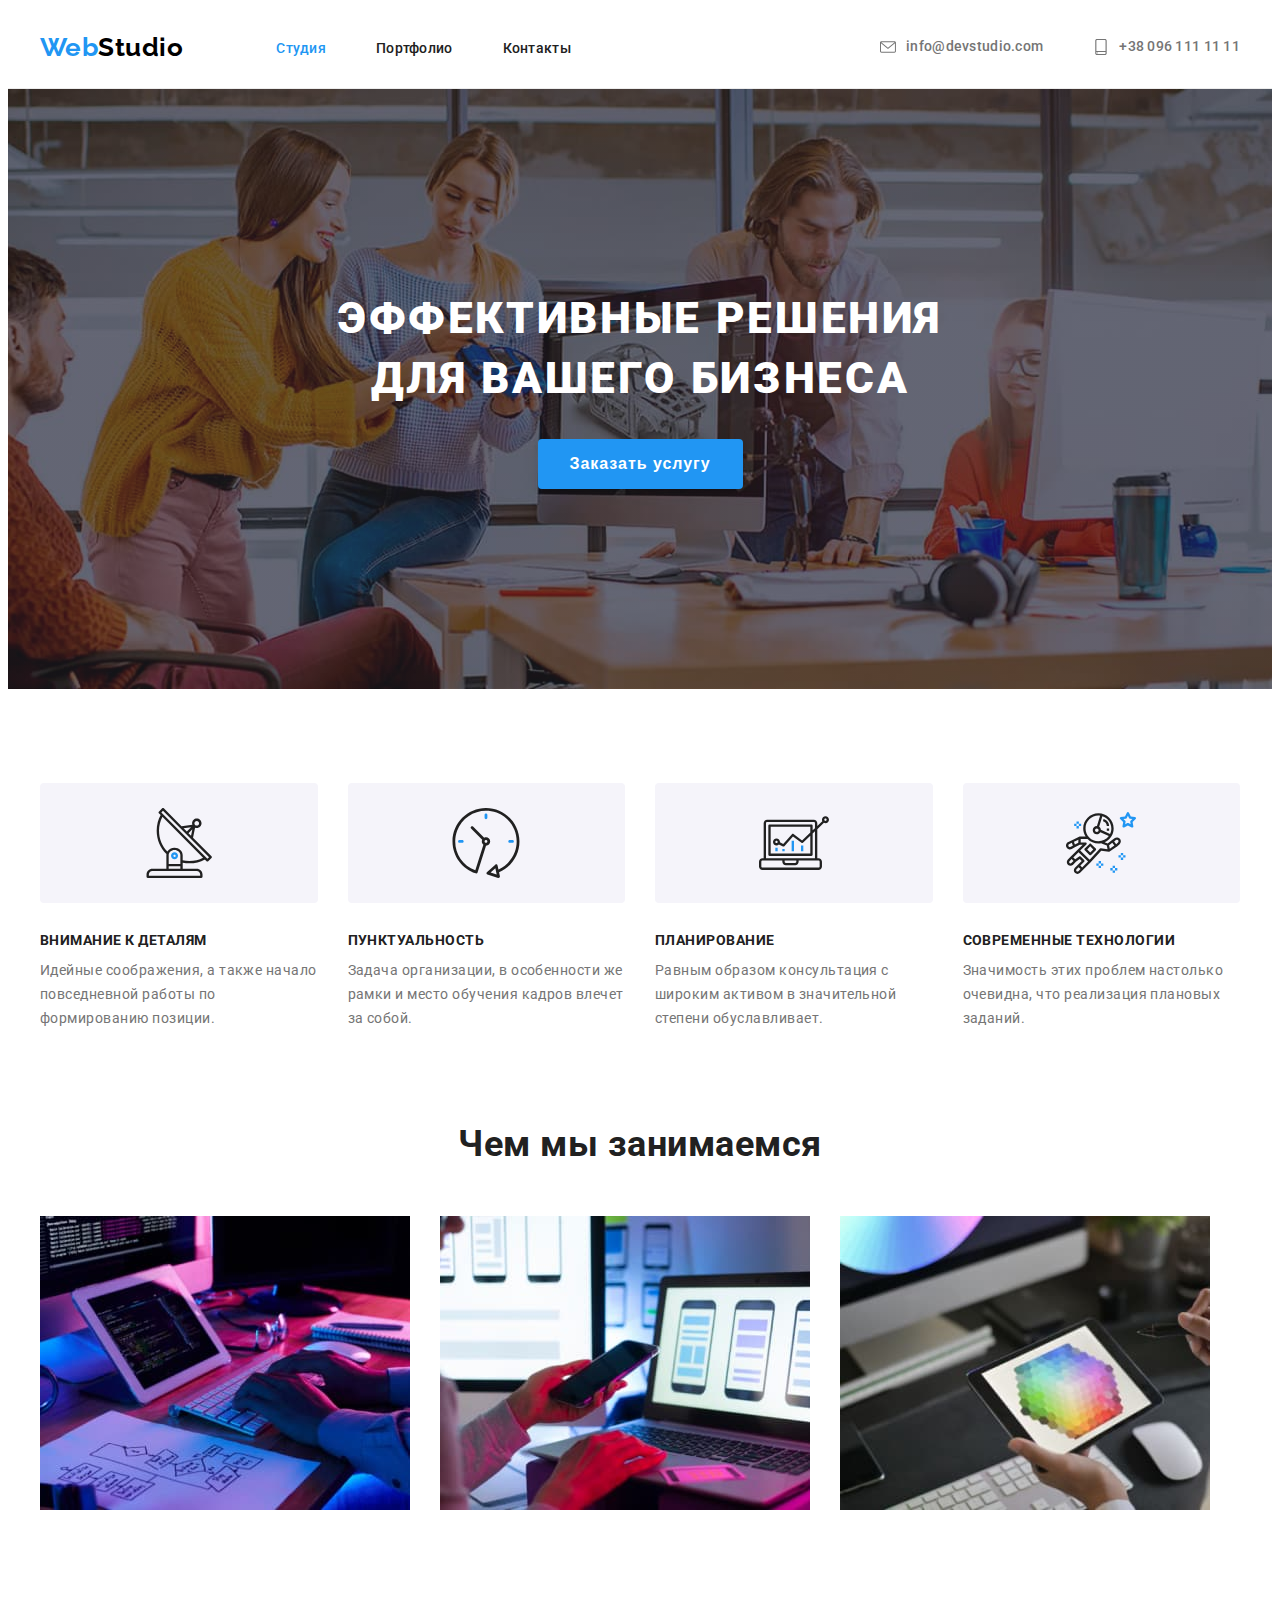
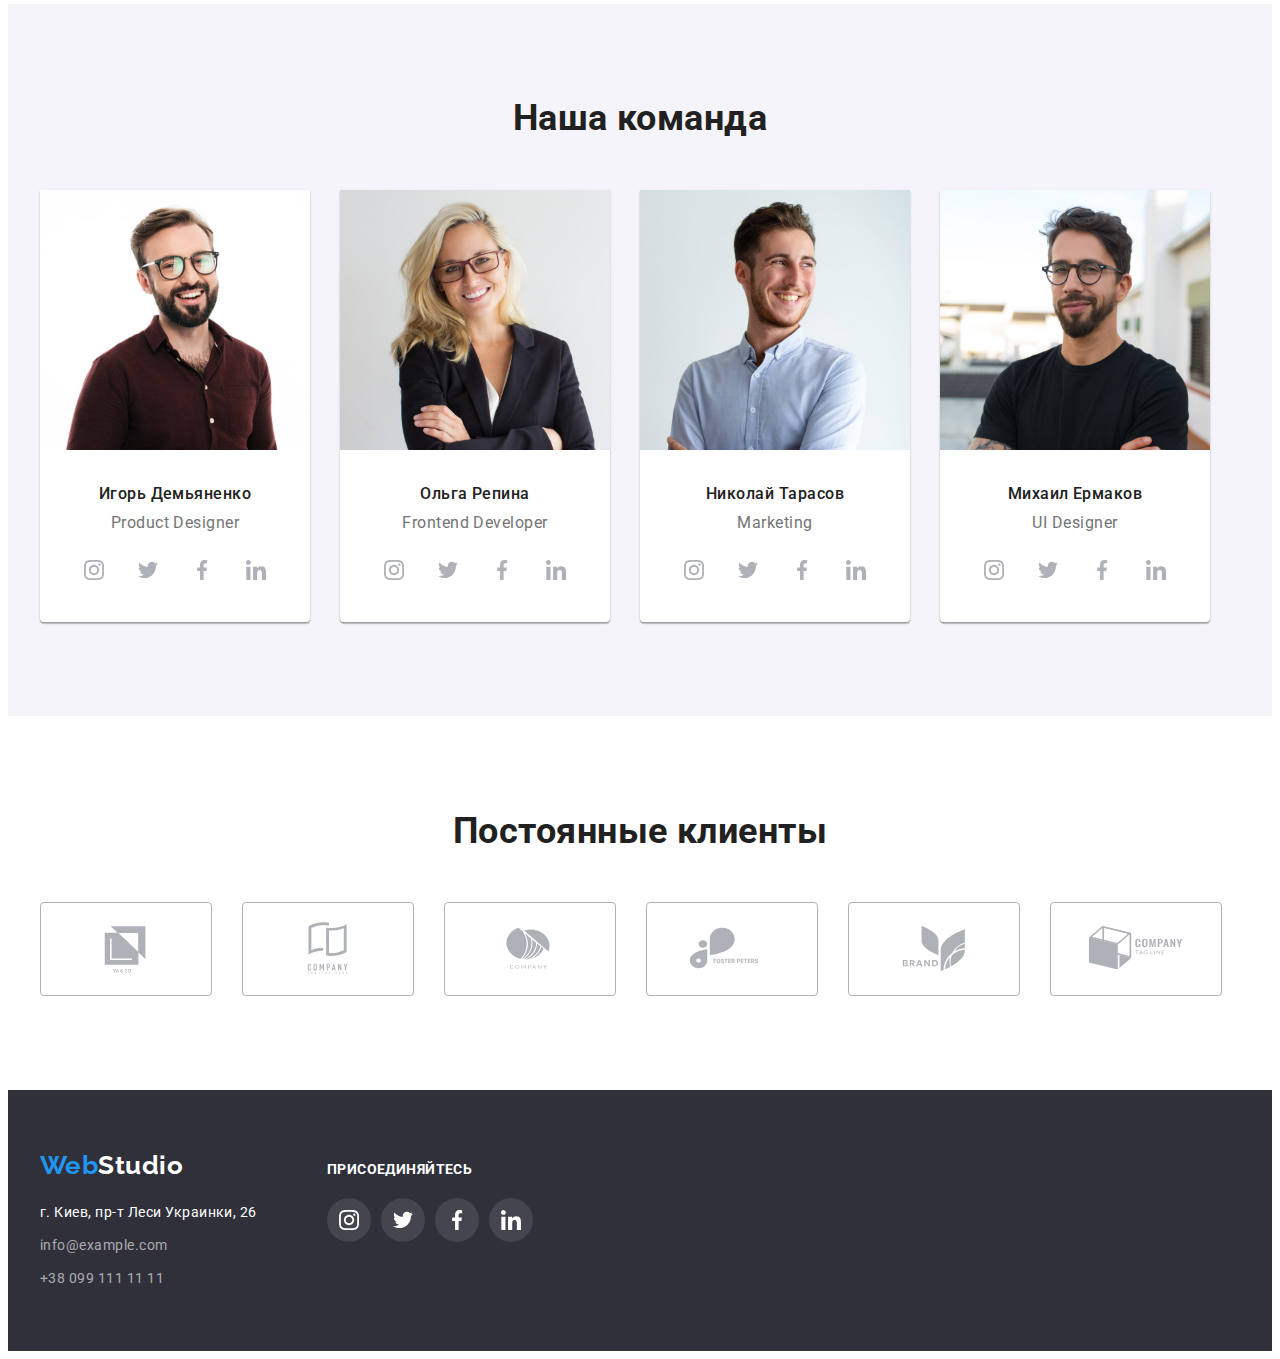
<file: index.html>
<!DOCTYPE html>
<html lang="en">
<head>
<meta charset="UTF-8">
<meta http-equiv="X-UA-Compatible" content="IE=edge">
<meta name="viewport" content="width=device-width, initial-scale=1.0">
<title>Document</title>
<link rel="preconnect" href="https://fonts.googleapis.com">
<link rel="preconnect" href="https://fonts.gstatic.com" crossorigin>
<link href="https://fonts.googleapis.com/css2?family=Raleway:wght@700&family=Roboto:wght@400;500;700;900&display=swap" rel="stylesheet">
<link rel="stylesheet" href="https://cdnjs.cloudflare.com/ajax/libs/modern-normalize/1.1.0/modern-normalize.min.css" integrity="sha512-wpPYUAdjBVSE4KJnH1VR1HeZfpl1ub8YT/NKx4PuQ5NmX2tKuGu6U/JRp5y+Y8XG2tV+wKQpNHVUX03MfMFn9Q==" crossorigin="anonymous" referrerpolicy="no-referrer" />
<link rel="stylesheet" href="./css/styles.css">
</head>
<body>

        <!-- HEADER -->

    <header class="header">
        <div class="container header-box">
            <a href="./index.html" class="logo"><span class="item">Web</span>Studio</a>
            <nav>
                <ul class="nav">
                    <li class="nav-item">
                        <a href="index.html" class="nav-link current">Студия</a>
                    </li>
                    <li class="nav-item">
                        <a href="portfolio.html" class="nav-link">Портфолио</a>
                    </li>
                    <li class="nav-item">
                        <a href="#contact" class="nav-link">Контакты</a>
                    </li>
                </ul>
            </nav>
            <ul class="list">
                <li class="list-item">
                    <a href="mailto:info@devstudio.com" class="nav-contact">
                        <svg class="list-icon" width="16" height="16">
                            <use href="./images/icons.svg#envelope"></use>
                        </svg> info@devstudio.com
                    </a>
                </li>
                <li class="list-item">
                    <a href="tel:+380961111111" class="nav-contact">
                        <svg class="list-icon" width="16" height="16">
                            <use href="./images/icons.svg#smartphone"></use>
                        </svg>+38 096 111 11 11
                    </a>
                </li>
            </ul>
        </div>
    </header>

    <main>

         <!-- HERO -->

        <section class="hero">
            <div class="container">
                <h1 class="hero-title">Эффективные решения <br> для вашего бизнеса</h1>
                <button type="button" class="button">Заказать услугу</button>
            </div>
        </section>

        <!-- ADVANTAGE -->

        <section class="advantage">
            <div class="container advantage">
                <h2 class="advantage-title">Наши преимущества</h2>
                <ul class="advantage-list">
                    <li class="advantage-item">
                        <div class="advantage-box">
                            <svg class="advantage-icon">
                                <use href="./images/icons.svg#Group"></use>
                            </svg>
                        </div>
                        <h3 class="advantage-name">Внимание к деталям</h3>
                        <p class="advantage-text">Идейные соображения, а также начало повседневной работы по  формированию позиции.</p>
                    </li>
                    <li class="advantage-item">
                        <div class="advantage-box">
                            <svg class="advantage-icon">
                                <use href="./images/icons.svg#clock"></use>
                            </svg>
                        </div>
                        <h3  class="advantage-name">Пунктуальность</h3>
                        <p class="advantage-text"> Задача организации, в особенности же рамки и место обучения кадров влечет за собой.</p>
                    </li>
                    <li class="advantage-item">
                        <div class="advantage-box">
                            <svg class="advantage-icon">
                                <use href="./images/icons.svg#diagram"></use>
                            </svg>
                        </div>
                        <h3  class="advantage-name">Планирование</h3>
                        <p class="advantage-text">Равным образом консультация с широким активом в значительной степени обуславливает.</p>
                    </li>
                    <li class="advantage-item">
                        <div class="advantage-box">
                            <svg class="advantage-icon">
                                <use href="./images/icons.svg#astronaut"></use>
                            </svg>
                        </div>
                        <h3  class="advantage-name">Современные технологии</h3>
                        <p class="advantage-text">Значимость этих проблем настолько очевидна, что реализация плановых заданий.</p>
                    </li>
                </ul>
            </div>
        </section>

        <!-- WORK -->

        <section class="work">
            <div class="container work">
                <h2 class="work-title">Чем мы занимаемся</h2>
                <ul class="work-list">
                    <li class="work-item">
                        <img src="images/kod.jpg" Alt="Программист набирает текст" width="370">
                    </li>
                    <li class="work-item">
                        <img src="images/klava.jpg" Alt="Макеты телефонов" width="370">
                    </li>
                    <li class="work-item">
                        <img src="images/ris.jpg" Alt="Выбор цвета дизайнером" width="370">
                    </li>
                </ul>
            </div>
        </section>

        <!-- TEAM -->

        <section class="team">
            <div class="container">
                <h2 class="team-title">Наша команда</h2>
                <ul class="team-list">
                    <li class="team-item">
                        <img src="images/men.jpg" Alt="Дизайнер" width="270">
                        <h4 class="team-name">Игорь Демьяненко</h4>
                        <p class="team-job">Product Designer</p>
                        <ul class="social-list">
                            <li class="social-item">
                                <a href="https://www.instagram.com" target="_blank" rel="noreferrer noopener" class="social-link">
                                    <svg class="social-icon" width="20" height="20">
                                        <use href="./images/icons.svg#instagram"></use>
                                    </svg>
                                </a>
                            </li>
                            <li class="social-item">
                                <a href="https://twitter.com" target="_blank" rel="noreferrer noopener" class="social-link">
                                    <svg class="social-icon" width="20" height="20">
                                        <use href="./images/icons.svg#twitter"></use>
                                    </svg>
                                </a>
                            </li>
                            <li class="social-item">
                                <a href="https://m.facebook.com" target="_blank" rel="noreferrer noopener" class="social-link">
                                    <svg class="social-icon" width="20" height="20">
                                        <use href="./images/icons.svg#facebook"></use>
                                    </svg>
                                </a>
                            </li>
                            <li class="social-item">
                                <a href="https://www.linkedin.com" target="_blank" rel="noreferrer noopener" class="social-link">
                                    <svg class="social-icon" width="20" height="20">
                                        <use href="./images/icons.svg#linkedin"></use>
                                    </svg>
                                </a>
                            </li>
                        </ul>

                    </li>
                    <li class="team-item">
                        <img src="images/jen.jpg" Alt="Фронтенд разработчик" width="270">
                        <h4 class="team-name">Ольга Репина</h4>
                        <p class="team-job">Frontend Developer</p>
                        <ul class="social-list">
                            <li class="social-item">
                                <a href="https://www.instagram.com" target="_blank" rel="noreferrer noopener" class="social-link">
                                    <svg class="social-icon" width="20" height="20">
                                        <use href="./images/icons.svg#instagram"></use>
                                    </svg>
                                </a>
                            </li>
                            <li class="social-item">
                                <a href="https://twitter.com" target="_blank" rel="noreferrer noopener" class="social-link">
                                    <svg class="social-icon" width="20" height="20">
                                        <use href="./images/icons.svg#twitter"></use>
                                    </svg>
                                </a>
                            </li>
                            <li class="social-item">
                                <a href="https://m.facebook.com" target="_blank" rel="noreferrer noopener" class="social-link">
                                    <svg class="social-icon" width="20" height="20">
                                        <use href="./images/icons.svg#facebook"></use>
                                    </svg>
                                </a>
                            </li>
                            <li class="social-item">
                                <a href="https://www.linkedin.com" target="_blank" rel="noreferrer noopener" class="social-link">
                                    <svg class="social-icon" width="20" height="20">
                                        <use href="./images/icons.svg#linkedin"></use>
                                    </svg>
                                </a>
                            </li>
                        </ul>
                    </li>
                    <li class="team-item">
                        <img src="images/mun.jpg" Alt="Маркетолог" width="270">
                        <h4 class="team-name">Николай Тарасов</h4>
                        <p class="team-job">Marketing</p>
                        <ul class="social-list">
                            <li class="social-item">
                                <a href="https://www.instagram.com" target="_blank" rel="noreferrer noopener" class="social-link">
                                    <svg class="social-icon" width="20" height="20">
                                        <use href="./images/icons.svg#instagram"></use>
                                    </svg>
                                </a>
                            </li>
                            <li class="social-item">
                                <a href="https://twitter.com" target="_blank" rel="noreferrer noopener" class="social-link">
                                    <svg class="social-icon" width="20" height="20">
                                        <use href="./images/icons.svg#twitter"></use>
                                    </svg>
                                </a>
                            </li>
                            <li class="social-item">
                                <a href="https://m.facebook.com" target="_blank" rel="noreferrer noopener" class="social-link">
                                    <svg class="social-icon" width="20" height="20">
                                        <use href="./images/icons.svg#facebook"></use>
                                    </svg>
                                </a>
                            </li>
                            <li class="social-item">
                                <a href="https://www.linkedin.com" target="_blank" rel="noreferrer noopener" class="social-link">
                                    <svg class="social-icon" width="20" height="20">
                                        <use href="./images/icons.svg#linkedin"></use>
                                    </svg>
                                </a>
                            </li>
                        </ul>
                    </li>
                    <li class="team-item">
                        <img src="images/end.jpg" Alt="Дизайнер интерфейса" width="270">
                        <h4 class="team-name">Михаил Ермаков</h4>
                        <p class="team-job">UI Designer</p>
                        <ul class="social-list">
                            <li class="social-item">
                                <a href="https://www.instagram.com" target="_blank" rel="noreferrer noopener" class="social-link">
                                    <svg class="social-icon" width="20" height="20">
                                        <use href="./images/icons.svg#instagram"></use>
                                    </svg>
                                </a>
                            </li>
                            <li class="social-item">
                                <a href="https://twitter.com" target="_blank" rel="noreferrer noopener" class="social-link">
                                    <svg class="social-icon" width="20" height="20">
                                        <use href="./images/icons.svg#twitter"></use>
                                    </svg>
                                </a>
                            </li>
                            <li class="social-item">
                                <a href="https://m.facebook.com" target="_blank" rel="noreferrer noopener" class="social-link">
                                    <svg class="social-icon" width="20" height="20">
                                        <use href="./images/icons.svg#facebook"></use>
                                    </svg>
                                </a>
                            </li>
                            <li class="social-item">
                                <a href="https://www.linkedin.com" target="_blank" rel="noreferrer noopener" class="social-link">
                                    <svg class="social-icon" width="20" height="20">
                                        <use href="./images/icons.svg#linkedin"></use>
                                    </svg>
                                </a>
                            </li>
                        </ul>
                    </li>
                </ul>
            </div>
        </section>

        <!-- CLIENTS -->

        <section class="clients">
            <div class="container">
                <h2 class="clients-title">Постоянные клиенты</h2>
                <ul class="clients-list">
                    <li class="clients-item">
                        <a href="" target="_blank" rel="noreferrer noopener" class="clients-link">
                            <svg class="logo-icon" width="106" height="60">
                                <use href="./images/icons.svg#client-1"></use>
                            </svg>
                        </a>
                    </li>
                    <li class="clients-item">
                        <a href="" target="_blank" rel="noreferrer noopener" class="clients-link">
                            <svg class="logo-icon" width="106" height="60">
                                <use href="./images/icons.svg#client-2"></use>
                            </svg>
                        </a>
                    </li>
                    <li class="clients-item">
                        <a href="" target="_blank" rel="noreferrer noopener" class="clients-link">
                            <svg class="logo-icon" width="106" height="60">
                                <use href="./images/icons.svg#client-3"></use>
                            </svg>
                        </a>
                    </li>
                    <li class="clients-item">
                        <a href="" target="_blank" rel="noreferrer noopener" class="clients-link">
                            <svg class="logo-icon" width="106" height="60">
                                <use href="./images/icons.svg#client-4"></use>
                            </svg>
                        </a>
                    </li>
                    <li class="clients-item">
                        <a href="" target="_blank" rel="noreferrer noopener" class="clients-link">
                            <svg class="logo-icon" width="106" height="60">
                                <use href="./images/icons.svg#client-5"></use>
                            </svg>
                        </a>
                    </li>
                    <li class="clients-item">
                        <a href="" target="_blank" rel="noreferrer noopener" class="clients-link">
                            <svg class="logo-icon" width="106" height="60">
                                <use href="./images/icons.svg#client-6"></use>
                            </svg>
                        </a>
                    </li>
                </ul>
            </div>
        </section>
    </main>

    <!-- FOOTER -->

    <footer class="footer">
        <div class="container footer-box">
            <div>
                <a href="./index.html" class="logo-footer"><span class="item">Web</span>Studio</a>
                <address id="contact">
                    <ul class="contacts-list">
                        <li class="contacts-item">
                            <a href="https://goo.gl/maps/67UM73fhqofaFtAK9" target="_blank" rel="noreferrer noopener" class="contacts-address">г.
                                Киев, пр-т Леси Украинки, 26
                            </a>
                        </li>
                        <li class="contacts-item">
                            <a href="mailto:info@example.com" class="contacts-link">info@example.com</a>
                        </li>
                        <li class="contacts-item">
                            <a href="tel:+380991111111" class="contacts-link">+38 099 111 11 11</a>
                        </li>
                    </ul>
                </address>
            </div>

            <div class="footer-footer">
                <h2 class="footer-title">Присоединяйтесь</h2>
                <ul class="social-list">
                    <li class="social-item">
                        <a href="https://www.instagram.com" target="_blank" rel="noreferrer noopener" class="social-link footer-link">
                            <svg class="social-icon" width="20" height="20">
                                <use href="./images/icons.svg#instagram"></use>
                            </svg>
                        </a>
                    </li>
                    <li class="social-item">
                        <a href="https://twitter.com" target="_blank" rel="noreferrer noopener" class="social-link footer-link">
                            <svg class="social-icon" width="20" height="20">
                                <use href="./images/icons.svg#twitter"></use>
                            </svg>
                        </a>
                    </li>
                    <li class="social-item">
                        <a href="https://m.facebook.com" target="_blank" rel="noreferrer noopener" class="social-link footer-link">
                            <svg class="social-icon" width="20" height="20">
                                <use href="./images/icons.svg#facebook"></use>
                            </svg>
                        </a>
                    </li>
                    <li class="social-item">
                        <a href="https://www.linkedin.com" target="_blank" rel="noreferrer noopener" class="social-link footer-link">
                            <svg class="social-icon" width="20" height="20">
                                <use href="./images/icons.svg#linkedin"></use>
                            </svg>
                        </a>
                    </li>
                </ul>
            </div>
        </div>
    </footer>
</body>
</html>
</file>
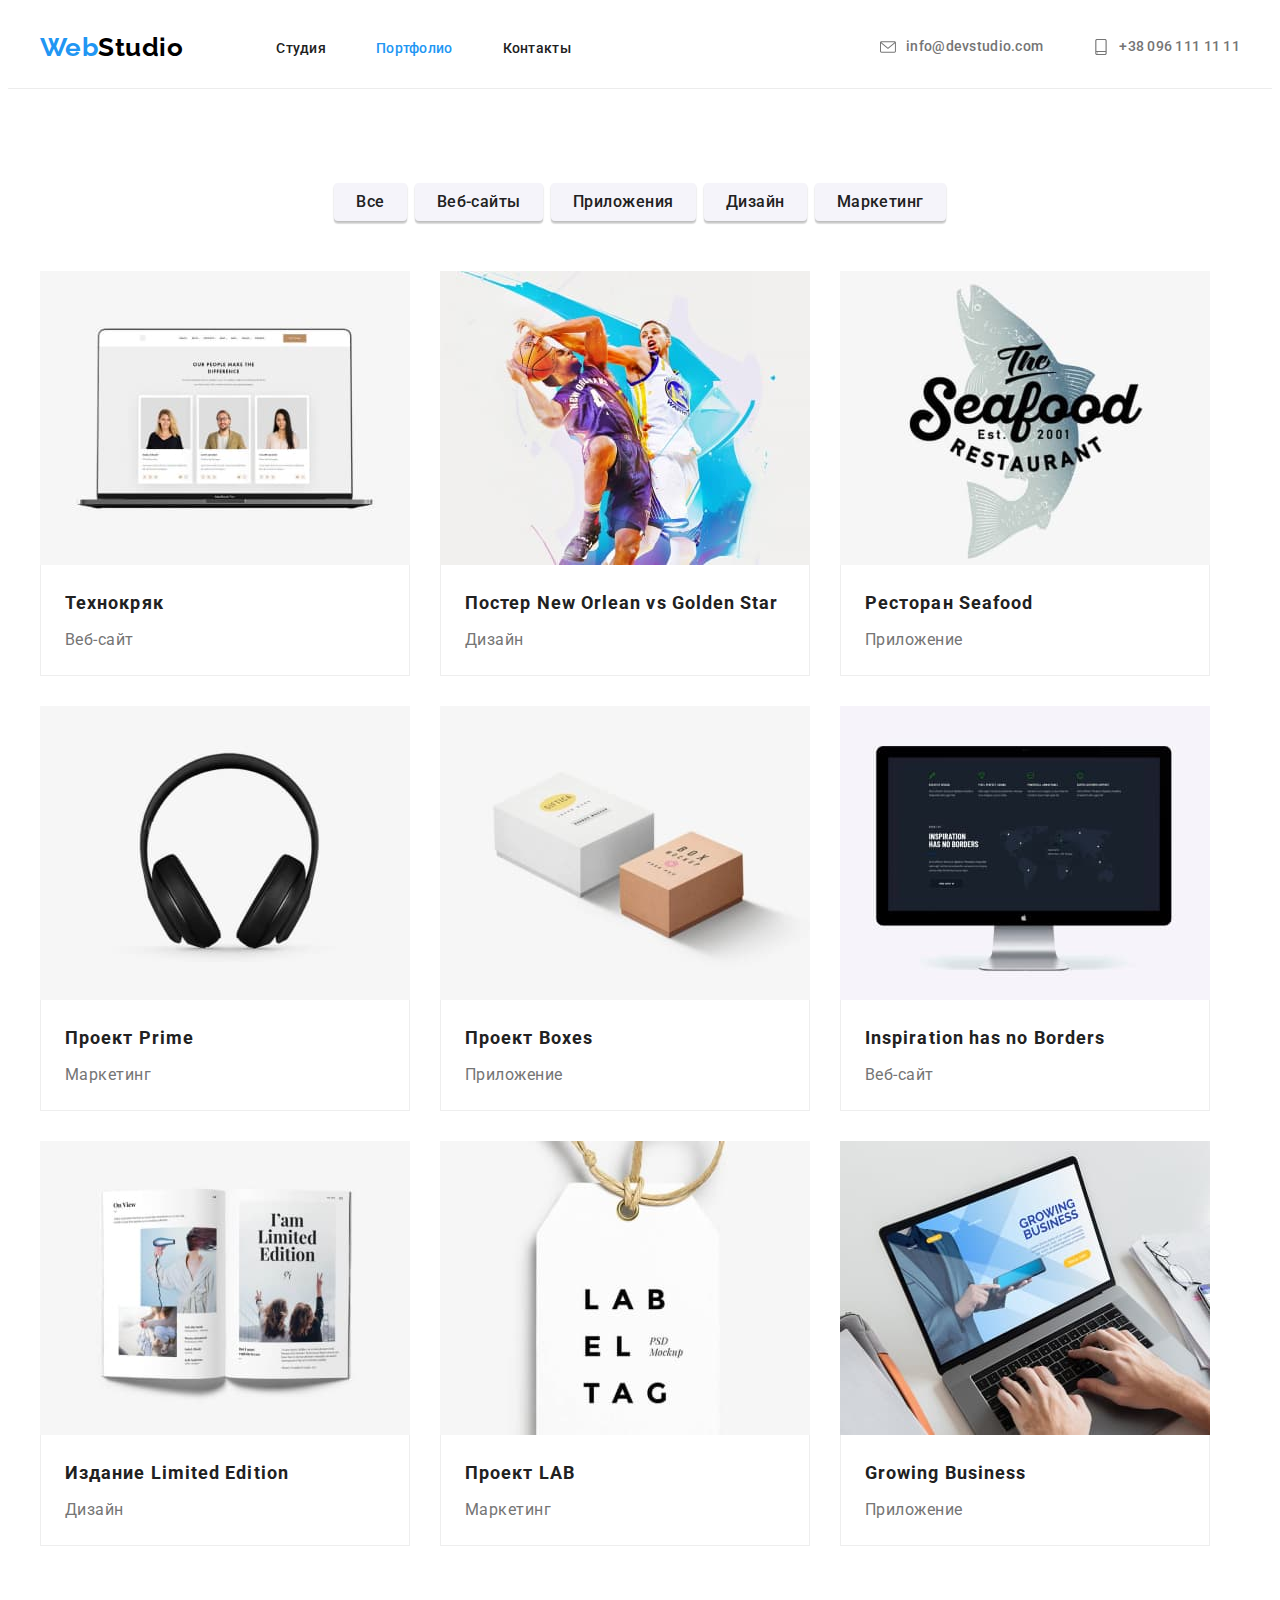
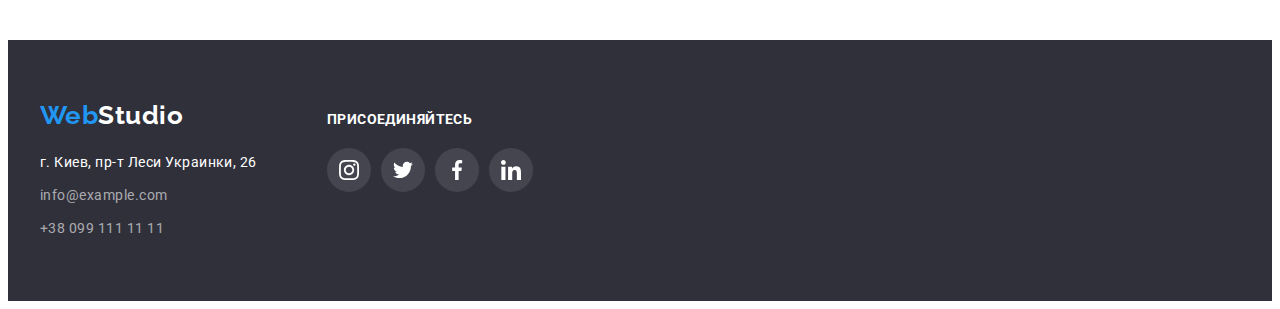
<file: portfolio.html>
<!DOCTYPE html>
<html lang="en">

<head>
    <meta charset="UTF-8">
    <meta http-equiv="X-UA-Compatible" content="IE=edge">
    <meta name="viewport" content="width=device-width, initial-scale=1.0">
    <title>Document</title>
    <link rel="preconnect" href="https://fonts.googleapis.com">
    <link rel="preconnect" href="https://fonts.gstatic.com" crossorigin>
    <link
        href="https://fonts.googleapis.com/css2?family=Raleway:wght@700&family=Roboto:wght@400;500;700;900&display=swap"
        rel="stylesheet">
    <link rel="stylesheet" href="https://cdnjs.cloudflare.com/ajax/libs/modern-normalize/1.1.0/modern-normalize.min.css"
        integrity="sha512-wpPYUAdjBVSE4KJnH1VR1HeZfpl1ub8YT/NKx4PuQ5NmX2tKuGu6U/JRp5y+Y8XG2tV+wKQpNHVUX03MfMFn9Q=="
        crossorigin="anonymous" referrerpolicy="no-referrer"/>
    <link rel="stylesheet" href="./css/styles.css">
</head>

<body>

    <!-- HEADER -->

    <header class="header">
        <div class="container header-box">
            <a href="./index.html" class="logo"><span class="item">Web</span>Studio</a>
            <nav>
                <ul class="nav">
                    <li class="nav-item">
                        <a href="index.html" class="nav-link">Студия</a>
                    </li>
                    <li class="nav-item">
                        <a href="portfolio.html" class="nav-link current">Портфолио</a>
                    </li>
                    <li class="nav-item">
                        <a href="#contact" class="nav-link">Контакты</a>
                    </li>
                </ul>
            </nav>
            <ul class="list">
                <li class="list-item">
                    <a href="mailto:info@devstudio.com" class="nav-contact">
                        <svg class="list-icon" width="16" height="16">
                            <use href="./images/icons.svg#envelope"></use>
                        </svg> info@devstudio.com
                    </a>
                </li>
                <li class="list-item">
                    <a href="tel:+380961111111" class="nav-contact">
                        <svg class="list-icon" width="16" height="16">
                            <use href="./images/icons.svg#smartphone"></use>
                        </svg>+38 096 111 11 11
                    </a>
                </li>
            </ul>
        </div>
    </header>


    <main>
        <section class="portfolio">
            <div class="container ">
                <h1 class="hiden-title">Галерея проектов</h1>
                <ul class="filter">
                    <li class="filter-item">
                        <button type="button" class="filter-btn">Все</button>
                    </li>
                    <li class="filter-item">
                        <button type="button" class="filter-btn">Веб-сайты</button>
                    </li>
                    <li class="filter-item">
                        <button type="button" class="filter-btn">Приложения</button>
                    </li>
                    <li class="filter-item">
                        <button type="button" class="filter-btn">Дизайн</button>
                    </li>
                    <li class="filter-item">
                        <button type="button" class="filter-btn">Маркетинг</button>
                    </li>
                </ul>
                <ul class="project">
                    <li class="project-item">
                        <a href="">
                            <img src="images/lud.jpg" Alt="Три человека" width="370">
                            <div class="project-box">
                                <h2 class="project-title">Технокряк</h2>
                                <p class="project-text">Веб-сайт</p>
                            </div>
                        </a>
                    </li>
                    <li class="project-item">
                        <a href="">
                            <img src="images/kar.jpg" Alt="Баскетболисты" width="370">
                            <div class="project-box">
                                <h2 class="project-title">Постер New Orlean vs Golden Star</h2>
                                <p class="project-text">Дизайн</p>
                            </div>
                        </a>
                    </li>
                    <li class="project-item">
                        <a href="">
                            <img src="images/logo.jpg" Alt="Логотип ресторана" width="370">
                            <div class="project-box">
                                <h2 class="project-title">Ресторан Seafood</h2>
                                <p class="project-text">Приложение</p>
                            </div>
                        </a>
                    </li>
                    <li class="project-item">
                        <a href="">
                            <img src="images/nua.jpg" Alt="Наушники" width="370">
                            <div class="project-box">
                                <h2 class="project-title">Проект Prime</h2>
                                <p class="project-text">Маркетинг</p>
                            </div>
                        </a>
                    </li>
                    <li class="project-item">
                        <a href="">
                            <img src="images/kub.jpg" Alt="Две коробки" width="370">
                            <div class="project-box">
                                <h2 class="project-title">Проект Boxes</h2>
                                <p class="project-text">Приложение</p>
                            </div>
                        </a>
                    </li>
                    <li class="project-item">
                        <a href="">
                            <img src="images/com .jpg" Alt="Монитор" width="370">
                            <div class="project-box">
                                <h2 class="project-title">Inspiration has no Borders</h2>
                                <p class="project-text">Веб-сайт</p>
                            </div>
                        </a>
                    </li>
                    <li class="project-item">
                        <a href="">
                            <img src="images/kniga.jpg" Alt="Открытая книга" width="370">
                            <div class="project-box">
                                <h2 class="project-title">Издание Limited Edition</h2>
                                <p class="project-text">Дизайн</p>
                            </div>
                        </a>
                    </li>
                    <li class="project-item">
                        <a href="">
                            <img src="images/yarl.jpg" Alt="Ярлык" width="370">
                            <div class="project-box">
                                <h2 class="project-title">Проект LAB</h2>
                                <p class="project-text">Маркетинг</p>
                            </div>
                        </a>
                    </li>
                    <li class="project-item">
                        <a href="">
                            <img src="images/not.jpg" Alt="Набирание текста на ноутбуке" width="370">
                            <div class="project-box">
                                <h2 class="project-title">Growing Business</h2>
                                <p class="project-text">Приложение</p>
                            </div>
                        </a>
                    </li>
                </ul>
            </div>
        </section>
    </main>

    <!-- FOOTER -->

    <footer class="footer">
        <div class="container footer-box">
            <div>
                <a href="./index.html" class="logo-footer"><span class="item">Web</span>Studio</a>
                <address id="contact">
                    <ul class="contacts-list">
                        <li class="contacts-item">
                            <a href="https://goo.gl/maps/67UM73fhqofaFtAK9" target="_blank" rel="noreferrer noopener"
                                class="contacts-address">г.
                                Киев, пр-т Леси Украинки, 26
                            </a>
                        </li>
                        <li class="contacts-item">
                            <a href="mailto:info@example.com" class="contacts-link">info@example.com</a>
                        </li>
                        <li class="contacts-item">
                            <a href="tel:+380991111111" class="contacts-link">+38 099 111 11 11</a>
                        </li>
                    </ul>
                </address>
            </div>

            <div class="footer-footer">
                <h2 class="footer-title">Присоединяйтесь</h2>
                <ul class="social-list">
                    <li class="social-item">
                        <a href="https://www.instagram.com" target="_blank" rel="noreferrer noopener"
                            class="social-link footer-link">
                            <svg class="social-icon" width="20" height="20">
                                <use href="./images/icons.svg#instagram"></use>
                            </svg>
                        </a>
                    </li>
                    <li class="social-item">
                        <a href="https://twitter.com" target="_blank" rel="noreferrer noopener"
                            class="social-link footer-link">
                            <svg class="social-icon" width="20" height="20">
                                <use href="./images/icons.svg#twitter"></use>
                            </svg>
                        </a>
                    </li>
                    <li class="social-item">
                        <a href="https://m.facebook.com" target="_blank" rel="noreferrer noopener"
                            class="social-link footer-link">
                            <svg class="social-icon" width="20" height="20">
                                <use href="./images/icons.svg#facebook"></use>
                            </svg>
                        </a>
                    </li>
                    <li class="social-item">
                        <a href="https://www.linkedin.com" target="_blank" rel="noreferrer noopener"
                            class="social-link footer-link">
                            <svg class="social-icon" width="20" height="20">
                                <use href="./images/icons.svg#linkedin"></use>
                            </svg>
                        </a>
                    </li>
                </ul>
            </div>
        </div>
    </footer>
</body>

</html>
</file>
<file: css/styles.css>
:root {
  --basic-color: #757575;
  --secondary-color: #212121;
  --accent-color: #2196f3;
  --background-color: #ffffff;
  --second-color: #2f303a;
  --grey-color: #f5f4fa;
}

body {
  color: var(--basic-color);
  font-family: "Roboto", sans-serif;
  letter-spacing: 0.03em;
  text-decoration: none;
}

a {
  text-decoration: none;
  color: inherit;
}

ul {
  list-style: none;
  padding: 0;
  margin: 0;
}

h1,
h2,
h3,
h4,
p {
  margin: 0;
}

section {
  padding-top: 94px;
  padding-bottom: 94px;
}

.container {
  width: 1200px;
  padding-left: 15px;
  padding-right: 15px;
  margin-left: auto;
  margin-right: auto;
}

.header {
  padding-top: 24px;
  padding-bottom: 25px;
  border-bottom: 1px solid #ececec;
}

.header-box {
  display: flex;
  align-items: center;
}

.nav {
  display: flex;
}

.list {
  display: flex;
  margin-left: auto;
}

.nav-item:not(:last-child) {
  margin-right: 50px;
}

.list-item:not(:last-child) {
  margin-right: 50px;
}

.logo {
  margin-right: 93px;
  font-family: "Raleway", sans-serif;
  font-weight: 700;
  font-size: 26px;
  line-height: 1.19;
  color: #000000;
}
.item {
  color: var(--accent-color);
}

.nav-link {
  padding-top: 20px;
  padding-bottom: 20px;
  font-weight: 500;
  font-size: 14px;
  line-height: 1.14;
  letter-spacing: 0.02em;
  color: var(--secondary-color);
}

.current {
  color: var(--accent-color);
}

.nav-link:hover,
.nav-link:focus {
  color: var(--accent-color);
}

.nav-contact {
  display: flex;
  font-weight: 500;
  font-size: 14px;
  line-height: 1.14;
  letter-spacing: 0.02em;
  color: var(--basic-color);
  fill: var(--basic-color);
}
.nav-contact:hover,
.nav-contact:focus {
  color: var(--accent-color);
  fill: var(--accent-color);
}

.list-icon {
  display: inline-flex;
  margin-right: 10px;
}

/* Первая секция */
.hero {
  padding-top: 200px;
  padding-bottom: 200px;
  text-align: center;

  max-width: 1600px;
  max-height: 600px;
  margin-left: auto;
  margin-right: auto;
  background: #c4c4c4;
  background-image: linear-gradient(
      to right,
      rgba(47, 48, 58, 0.4),
      rgba(47, 48, 58, 0.4)
    ),
    url("../images/Img.jpeg");
  background-repeat: no-repeat;
  background-position: center;
  background-size: cover;
}

.hero-title {
  margin-bottom: 30px;
  font-weight: 900;
  font-size: 44px;
  line-height: 1.36;
  letter-spacing: 0.06em;
  text-transform: uppercase;
  color: var(--background-color);
}

.button {
  display: inline-block;
  border-radius: 4px;
  padding: 10px 32px;
  min-width: 200px;
  min-height: 50px;

  background: var(--accent-color);
  box-shadow: 0px 4px 4px rgba(0, 0, 0, 0.15);
  border: var(--accent-color);

  color: var(--background-color);
  font-weight: 700;
  font-size: 16px;
  line-height: 1.88;
  letter-spacing: 0.06em;
  text-decoration: none;
  text-align: center;
}
.button:hover,
.button:focus {
  background-color: var(--background-color);
  color: var(--accent-color);
}

/* ADVANTAGE */
.advantage-title {
  display: none;
}

.advantage-list {
  display: flex;
}

.advantage-item:not(:last-child) {
  margin-right: 30px;
}

.advantage-item {
  width: calc((100% - 90px) / 4);
}

.advantage-box {
  display: flex;
  background: var(--grey-color);
  border-radius: 4px;
  margin-bottom: 30px;
  height: 120px;
  align-items: center;
  justify-content: center;
}

.advantage-icon {
  display: flex;
  width: 70px;
  height: 70px;
}

.advantage-name {
  margin-bottom: 10px;
  font-weight: 700;
  font-size: 14px;
  line-height: 1.14;
  text-transform: uppercase;
  color: var(--secondary-color);
}

.advantage-text {
  font-size: 14px;
  line-height: 1.71;
  color: var(--basic-color);
}

/* WORK */

.work {
  padding-top: 0px;
}

.work-title {
  margin-bottom: 50px;
  font-weight: 700;
  font-size: 36px;
  line-height: 1.16;
  text-align: center;
  color: var(--secondary-color);
}

.work-list {
  display: flex;
}

.work-list img {
  display: block;
}

.work-item {
  display: inline;
}

.work-item:not(:last-child) {
  margin-right: 30px;
}

/* TEAM */
.team {
  text-align: center;
  background-color: var(--grey-color);
}

.team-title {
  margin-bottom: 50px;
  font-weight: 700;
  font-size: 36px;
  line-height: 1.16;
  color: var(--secondary-color);
}

.team-list {
  display: flex;
}

.team-item {
  padding-bottom: 30px;
  background: var(--background-color);
  box-shadow: 0px 1px 3px rgba(0, 0, 0, 0.12), 0px 1px 1px rgba(0, 0, 0, 0.14),
    0px 2px 1px rgba(0, 0, 0, 0.2);
  border-radius: 0px 0px 4px 4px;
}

.team-item:not(:last-child) {
  margin-right: 30px;
}

.social-list {
  display: flex;
  justify-content: center;
}

.social-link {
  display: flex;
  justify-content: center;
  align-items: center;
  width: 44px;
  height: 44px;
  border-radius: 50%;
  fill: #afb1b8;
  background: rgba(255, 255, 255, 0.1);
}

.social-link:hover,
.social-link:focus {
  background-color: var(--accent-color);
  fill: var(--background-color);
}

.social-item:not(:last-child) {
  margin-right: 10px;
}

.team-name {
  margin-top: 30px;
  font-weight: 500;
  font-size: 16px;
  line-height: 1.19;
  text-align: center;
  color: var(--secondary-color);
}
.team-job {
  margin-top: 10px;
  margin-bottom: 16px;
  font-size: 16px;
  line-height: 1.19;
  text-align: center;
  color: var(--basic-color);
}

/* CLIENTS */

.clients-title {
  margin-bottom: 50px;
  font-weight: 700;
  font-size: 36px;
  line-height: 42px;
  text-align: center;
  color: var(--secondary-color);
}

.clients-list {
  display: flex;
}

.clients-item:not(:last-child) {
  margin-right: 30px;
}

.clients-link {
  display: flex;
  justify-content: center;
  align-items: center;
  width: 170px;
  height: 92px;
  border: 1px solid #afb1b8;
  border-radius: 4px;
  fill: #afb1b8;
}

.clients-link:hover,
.clients-link:focus {
  border-color: var(--accent-color);
  fill: var(--accent-color);
}

/* FOOTER */

.logo-footer {
  font-family: "Raleway", sans-serif;
  font-weight: 700;
  font-size: 26px;
  line-height: 1.19;
  color: var(--background-color);
}

.footer {
  padding-top: 60px;
  padding-bottom: 60px;
  background: var(--second-color);
}

.footer-box {
  display: flex;
  align-items: baseline;
}

.contacts-link {
  font-style: normal;
  font-size: 14px;
  line-height: 1.71;
  color: rgba(255, 255, 255, 0.6);
}

.contacts-list {
  margin-top: 20px;
}

.contacts-item:not(:first-child) {
  margin-top: 9px;
}
.contacts-address {
  font-style: normal;
  font-size: 14px;
  line-height: 1.71;
  color: var(--background-color);
}

.contacts-link:hover,
.contacts-address:hover,
.contacts-link:focus,
.contacts-address:focus {
  color: var(--accent-color);
}

.footer-footer {
  margin-left: 70px;
}

.footer-title {
  margin-bottom: 20px;
  font-weight: 700;
  font-size: 14px;
  line-height: 1.14;
  letter-spacing: 0.03em;
  text-transform: uppercase;

  color: var(--background-color);
}

.footer-link {
  fill: var(--background-color);
}

/* Портфолио */

.hiden-title {
  display: none;
}

.filter {
  display: flex;
  justify-content: center;
  margin-bottom: 50px;
}

.filter-btn {
  padding: 6px 22px;
  box-shadow: 0px 3px 1px rgba(0, 0, 0, 0.1), 0px 1px 2px rgba(0, 0, 0, 0.08),
    0px 2px 2px rgba(0, 0, 0, 0.12);
  background: var(--grey-color);
  border-radius: 4px;
  border: transparent;
  cursor: pointer;

  font-family: "Roboto", sans-serif;
  color: var(--secondary-color);
  font-weight: 500;
  font-size: 16px;
  line-height: 1.62;
  letter-spacing: 0.03em;
  text-align: center;
}

.filter-item:not(:last-child) {
  margin-right: 8px;
}

.filter-btn:hover,
.filter-btn:focus {
  background-color: var(--accent-color);
  color: var(--background-color);
}

.project {
  display: flex;
  flex-wrap: wrap;
}

.project-item:nth-child(3n) {
  margin-right: 0px;
}

.project-item {
  margin-right: 30px;
  margin-bottom: 30px;
  background: var(--background-color);
}

.project-item:hover {
  box-shadow: 0px 1px 1px rgba(0, 0, 0, 0.12), 0px 4px 4px rgba(0, 0, 0, 0.06),
    1px 4px 6px rgba(0, 0, 0, 0.16);
}

.project-item:nth-last-child(-n + 3) {
  margin-bottom: 0px;
}

.project-item img {
  display: block;
}

.project-box {
  display: block;
  margin-top: 0px;
  padding: 20px 24px;
  background: var(--background-color);

  border-bottom: 1px solid #eeeeee;
  border-left: 1px solid #eeeeee;
  border-right: 1px solid #eeeeee;
}

.project-title {
  margin-bottom: 4px;
  font-weight: 700;
  font-size: 18px;
  line-height: 2;
  letter-spacing: 0.06em;
  color: var(--secondary-color);
}

.project-text {
  font-weight: 400;
  font-size: 16px;
  line-height: 1.88;
  color: var(--basic-color);
}
</file>
